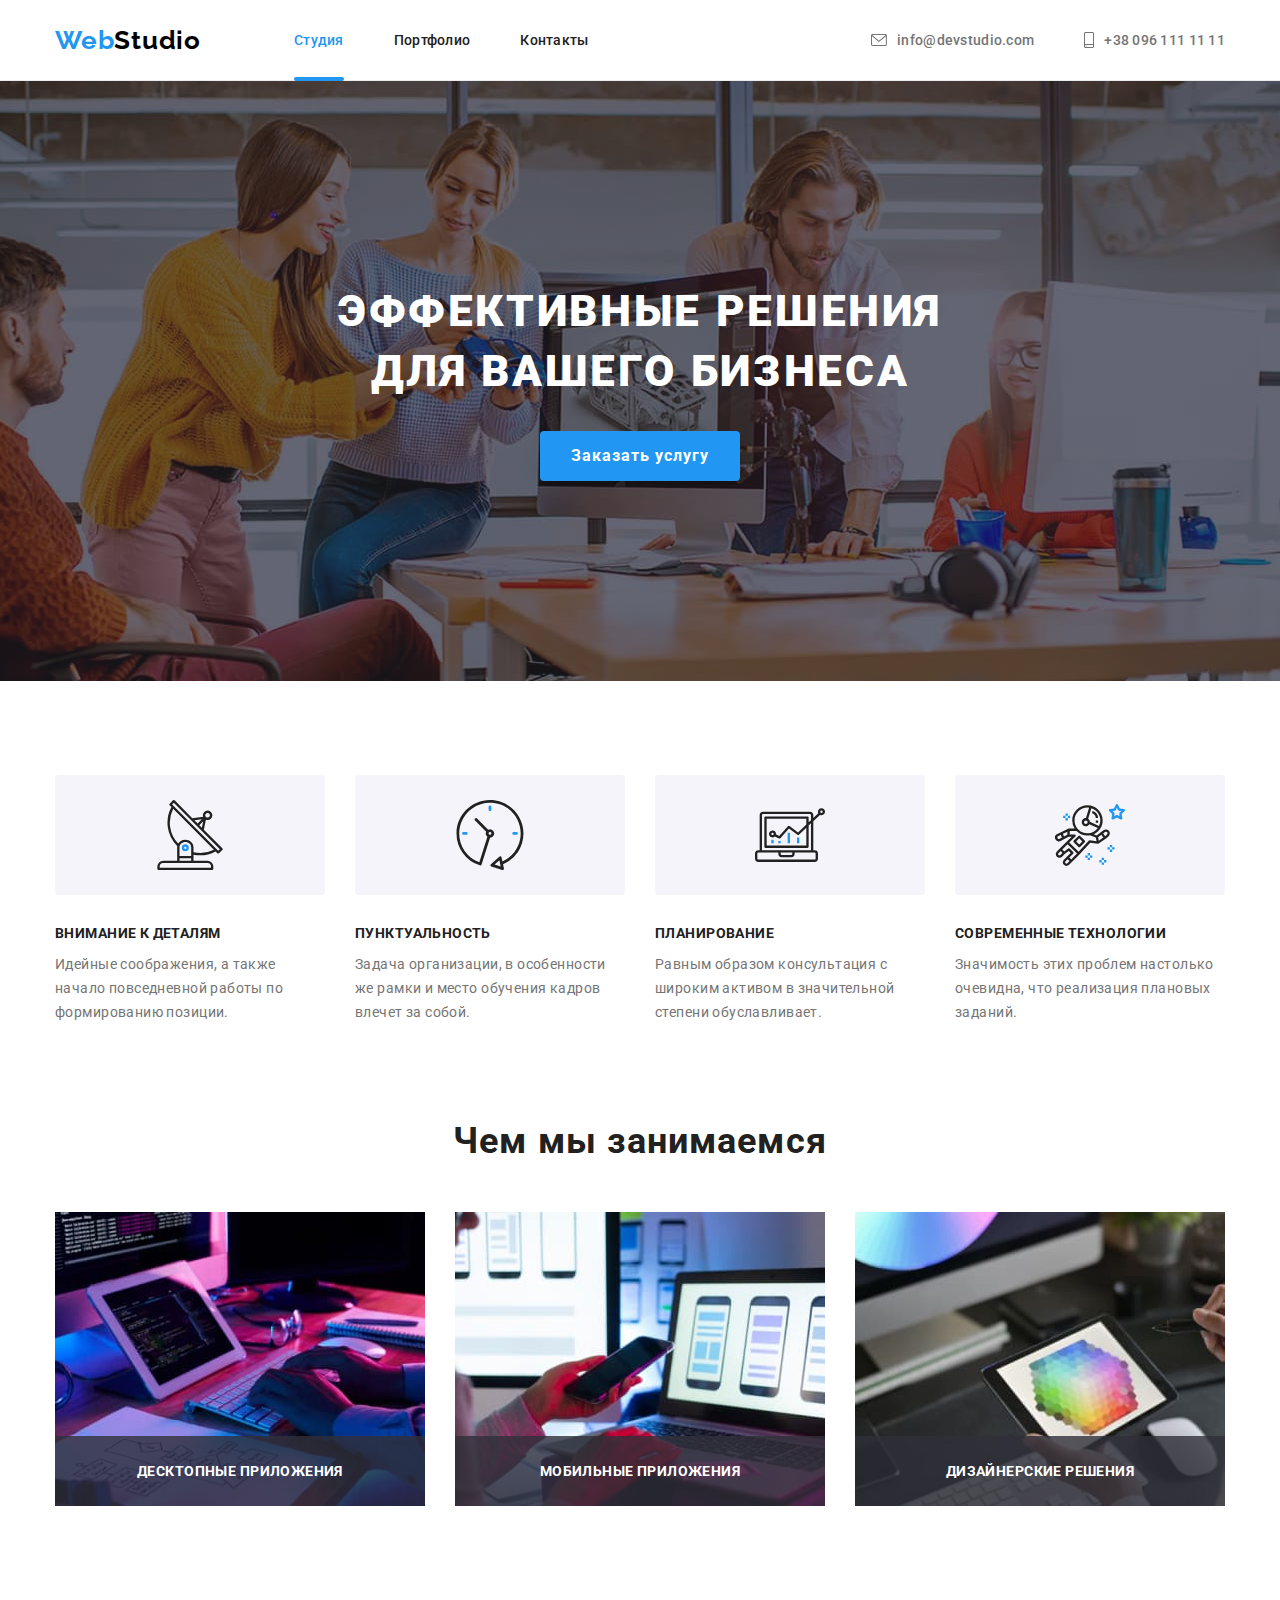
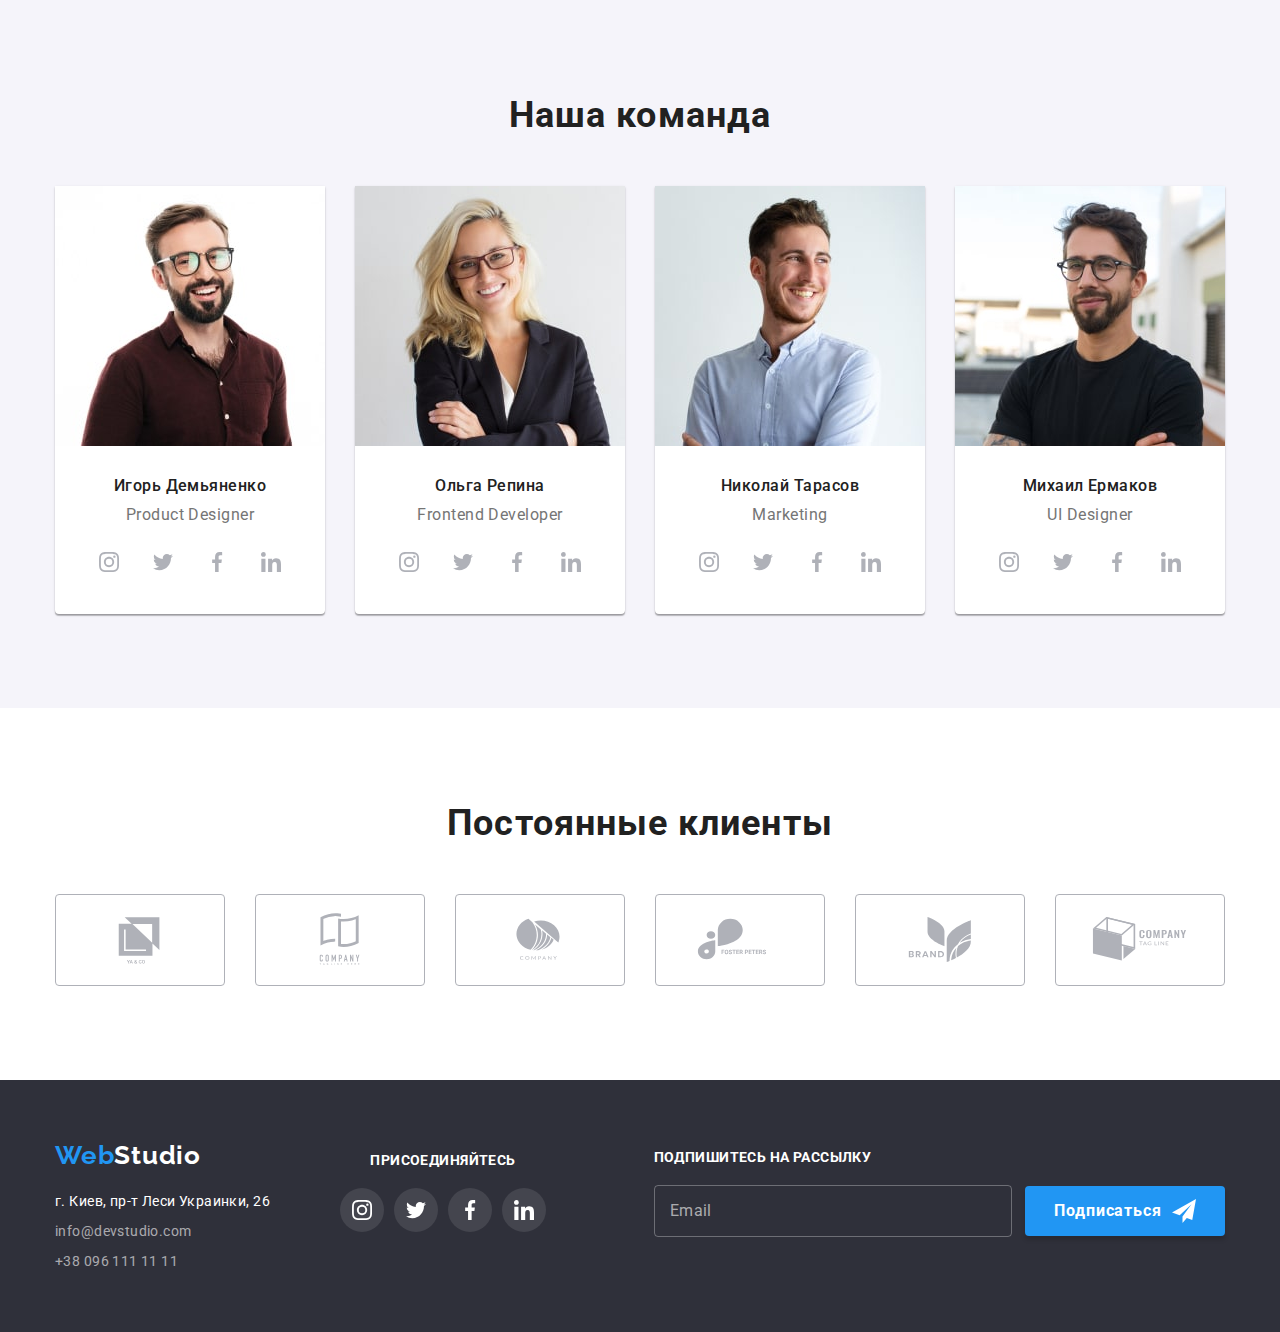
<file: index.html>
<!DOCTYPE html>
<html lang="ru">
  <head>
    <meta charset="UTF-8" />
    <meta http-equiv="X-UA-Compatible" content="IE=edge" />
    <meta name="viewport" content="width=device-width, initial-scale=1.0" />
    <title>Студия</title>
    <link rel="preconnect" href="https://fonts.googleapis.com" />
     
    <link
    rel="stylesheet"
    href="https://cdnjs.cloudflare.com/ajax/libs/modern-normalize/1.1.0/modern-normalize.min.css"
    />
    <link
      href="https://fonts.googleapis.com/css2?family=Raleway:wght@700&family=Roboto:wght@400;500;700;900&display=swap"
      rel="stylesheet"
    />
    <link rel="stylesheet" href="./css/main.min.css" />
  </head>
  <body>

    <!-- Шапка сайта навигация -->
    <header class="page-header">
      <div class="container">
        <a href="#" class="logo"><span class="acent">Web</span>Studio</a>
        <button 
          type="button"
          class="menu-btn"
          aria-expanded="false"
          data-menu-button>
          <svg width="40" height="40" aria-label="Переключатель мобильного меню">
              <use class="icon-cross" href="./images/icons.svg#cross"></use>
              <use class="icon-menu" href="./images/icons.svg#menu"></use>
          </svg>
        </button>
        <div class="menu-container"  data-menu>
          <nav class="page-header__nav">
            <ul class="site-nav list">
              <li class="site-nav__item"><a href="./index.html" class="site-nav__link site-nav__link--current">Студия</a></li>
              <li class="site-nav__item"><a href="./portfolio.html" class="site-nav__link">Портфолио</a></li>
              <li class="site-nav__item"><a href="#" class="site-nav__link">Контакты</a></li>
            </ul>
          </nav>
          <ul class="site-contact list">
            <li class="site-contact__item">
              <a href="mailto:info@devstudio.com" class="site-contact__link">
                <svg class="site-contact__icon" width="16" height="12">
                  <use href="./images/icons.svg#envelope"></use>
                </svg>
                info@devstudio.com
              </a>
            </li>
            <li class="site-contact__item">
              <a href="tel:+380961111111" class="site-contact__link">
                <svg class="site-contact__icon" width="10" height="16">
                  <use href="./images/icons.svg#phone"></use>
                </svg>
                +38 096 111 11 11
              </a>
            </li>
          </ul>
          <ul class="socials-set list">
            <li class="socials-set__item">
              <a href="" class="socials-set__link">Instagram</a>
            </li>
            <li class="socials-set__item">
              <a href="" class="socials-set__link">Twitter</a>
            </li>
            <li class="socials-set__item">
              <a href="" class="socials-set__link">Facebook</a>
            </li>
            <li class="socials-set__item">
              <a href="" class="socials-set__link">LinkedIn</a>
            </li>
          </ul>
        </div>

      </div>
    </header>

    <!-- основная информация -->

    <main>
      <!-- Главный экран -->
      <section class="hero">
        <div class="hero__background">
          <div class="container">
            <h1 class="hero__slogan">Эффективные решения для вашего бизнеса</h1>
            <button type="button" data-modal-open class="btn">Заказать услугу</button>
          </div>
        </div>
      </section>

      <!-- Преимущества -->
      <section class="benefits section">
        <div class="container">  
        <h2 class="section__title hide">Сильные стороны</h2>
        <ul class="benefits__list list">
          <li class="benefits__item">
            <div class="benefits__thumb">
              <svg class="benefits__icon" width="70" height="70">
                <use href="./images/icons.svg#antena"></use>
              </svg>
            </div>
            <h3 class="benefits__title">Внимание к деталям</h3>
            <p class="benefits__descr">
              Идейные соображения, а также начало повседневной работы по формированию позиции.
            </p>
          </li>
          <li class="benefits__item">
            <div class="benefits__thumb">
              <svg class="benefits__icon" width="70" height="70">
                <use href="./images/icons.svg#clock"></use>
              </svg>
            </div>
            <h3 class="benefits__title">Пунктуальность</h3>
            <p class="benefits__descr">
              Задача организации, в особенности же рамки и место обучения кадров влечет за собой.
            </p>
          </li>
          <li class="benefits__item">
            <div class="benefits__thumb">
              <svg class="benefits__icon" width="70" height="70">
                <use href="./images/icons.svg#diagram"></use>
              </svg>
            </div>
            <h3 class="benefits__title">Планирование</h3>
            <p class="benefits__descr">
              Равным образом консультация с широким активом в значительной степени обуславливает.
            </p>
          </li>
          <li class="benefits__item">
            <div class="benefits__thumb">
              <svg class="benefits__icon" width="70" height="70">
                <use href="./images/icons.svg#astronaut"></use>
              </svg>
            </div>
            <h3 class="benefits__title">Современные технологии</h3>
            <p class="benefits__descr">
              Значимость этих проблем настолько очевидна, что реализация плановых заданий.
            </p>
          </li>
        </ul>
        </div>
      </section>

      <!-- Информация о студии -->
      <section class="occupation section">
        <div class="container">
          <h2 class="section__title">Чем мы занимаемся</h2>
        <ul class="occupation__list list">
          <li class="occupation__item">
            <img 
              class="occupation__img" 
              srcset="./images/occupation/img-1.jpg 1x, ./images/occupation/img-1@2x.jpg 2x" 
              src="./images/occupation/img-1.jpg" 
              alt="пишет код" 
              width="370" />
            <h3 class="section__subtitle occupation__title">Десктопные приложения</h3>
          </li>
          <li class="occupation__item">
            <img 
              class="occupation__img" 
              srcset="./images/occupation/img-2.jpg 1x, ./images/occupation/img-2@2x.jpg 2x" 
              src="./images/occupation/img-2.jpg" 
              alt="выбирает ра
              зметку" width="370" />
            <h3 class="section__subtitle occupation__title">Мобильные приложения</h3>
          </li>
          <li class="occupation__item">
            <img 
              class="occupation__img" 
              srcset="./images/occupation/img-3.jpg 1x, ./images/occupation/img-3@2x.jpg 2x" 
              src="./images/occupation/img-3.jpg" 
              alt="выбирает цв
              ет" width="370" />
            <h3 class="section__subtitle occupation__title">Дизайнерские решения</h3>
          </li>
        </ul>
        </div>
      </section>

      <!-- Команда -->
      <section class="team section">
        <div class="container">
          <h2 class="section__title">Наша команда</h2>
          <ul class="team__list list">
            <li class="member-card">
              <picture>
                <source media="(min-width: 1200px)" srcset="./images/team/team_1-desktop.jpg 1x, ./images/team/team_1-desktop@2x.jpg 2x">
                <source media="(min-width: 768px)" srcset="./images/team/team_1-tablet.jpg 1x, ./images/team/team_1-tablet@2x.jpg 2x">
                <source media="(min-width: 320px)" srcset="./images/team/team_1.jpg 1x, ./images/team/team_1@2x.jpg 2x">
                <img
                  class="member-card__photo"
                  src="./images/team/team_1.jpg"
                  alt="Игорь Демьяненко"
                  width="450"
                />
              </picture>
              <div class="member-card__text">
                <h3 class="member-card__name">Игорь Демьяненко</h3>
                <p class="member-card__position" lang="en">Product Designer</p>
                <ul class="socials list">
                  <li class="socials__item">
                    <a href="" class="socials__link">
                      <svg class="socials__icon" width="20" height="20">
                        <use href="./images/icons.svg#instagram"></use>
                      </svg>
                    </a>
                  </li>
                  <li class="socials__item">
                    <a href="" class="socials__link">
                      <svg class="socials__icon" width="20" height="20">
                        <use href="./images/icons.svg#twitter"></use>
                      </svg>
                    </a>
                  </li>
                  <li class="socials__item">
                    <a href="" class="socials__link">
                      <svg class="socials__icon" width="20" height="20">
                        <use href="./images/icons.svg#facebook"></use>
                      </svg>
                    </a>
                  </li>
                  <li class="socials__item">
                    <a href="" class="socials__link">
                      <svg class="socials__icon" width="20" height="20">
                        <use href="./images/icons.svg#linkedin"></use>
                      </svg>
                    </a>
                  </li>
                </ul>
              </div>
            </li>
            <li class="member-card">
              <picture>
                <source media="(min-width: 1200px)" srcset="./images/team/team_2-desktop.jpg 1x, ./images/team/team_2-desktop@2x.jpg 2x">
                <source media="(min-width: 768px)" srcset="./images/team/team_2-tablet.jpg 1x, ./images/team/team_2-tablet@2x.jpg 2x">
                <source media="(min-width: 320px)" srcset="./images/team/team_2.jpg 1x, ./images/team/team_2@2x.jpg 2x">
                <img
                  class="member-card__photo"
                  src="./images/team/team_2.jpg"
                  alt="Ольга Репина"
                  width="450"
                />
              </picture>
              <div class="member-card__text">
                <h3 class="member-card__name">Ольга Репина</h3>
                <p class="member-card__position" lang="en">Frontend Developer</p>
                <ul class="socials list">
                  <li class="socials__item">
                    <a href="" class="socials__link">
                      <svg class="socials__icon" width="20" height="20">
                        <use href="./images/icons.svg#instagram"></use>
                      </svg>
                    </a>
                  </li>
                  <li class="socials__item">
                    <a href="" class="socials__link">
                      <svg class="socials__icon" width="20" height="20">
                        <use href="./images/icons.svg#twitter"></use>
                      </svg>
                    </a>
                  </li>
                  <li class="socials__item">
                    <a href="" class="socials__link">
                      <svg class="socials__icon" width="20" height="20">
                        <use href="./images/icons.svg#facebook"></use>
                      </svg>
                    </a>
                  </li>
                  <li class="socials__item">
                    <a href="" class="socials__link">
                      <svg class="socials__icon" width="20" height="20">
                        <use href="./images/icons.svg#linkedin"></use>
                      </svg>
                    </a>
                  </li>
                </ul>
              </div>
            </li>
            <li class="member-card">
              <picture>
                <source media="(min-width: 1200px)" srcset="./images/team/team_3-desktop.jpg 1x, ./images/team/team_3-desktop@2x.jpg 2x">
                <source media="(min-width: 768px)" srcset="./images/team/team_3-tablet.jpg 1x, ./images/team/team_3-tablet@2x.jpg 2x">
                <source media="(min-width: 320px)" srcset="./images/team/team_3.jpg 1x, ./images/team/team_3@2x.jpg 2x">
                <img
                  class="member-card__photo"
                  src="./images/team/team_3.jpg"
                  alt="Николай Тарасов"
                  width="450"
                />
              </picture>
              <div class="member-card__text">
                <h3 class="member-card__name">Николай Тарасов</h3>
                <p class="member-card__position" lang="en">Marketing</p>
                <ul class="socials list">
                  <li class="socials__item">
                    <a href="" class="socials__link">
                      <svg class="socials__icon" width="20" height="20">
                        <use href="./images/icons.svg#instagram"></use>
                      </svg>
                    </a>
                  </li>
                  <li class="socials__item">
                    <a href="" class="socials__link">
                      <svg class="socials__icon" width="20" height="20">
                        <use href="./images/icons.svg#twitter"></use>
                      </svg>
                    </a>
                  </li>
                  <li class="socials__item">
                    <a href="" class="socials__link">
                      <svg class="socials__icon" width="20" height="20">
                        <use href="./images/icons.svg#facebook"></use>
                      </svg>
                    </a>
                  </li>
                  <li class="socials__item">
                    <a href="" class="socials__link">
                      <svg class="socials__icon" width="20" height="20">
                        <use href="./images/icons.svg#linkedin"></use>
                      </svg>
                    </a>
                  </li>
                </ul>
              </div>
            </li>
            <li class="member-card">
              <picture>
                <source media="(min-width: 1200px)" srcset="./images/team/team_4-desktop.jpg 1x, ./images/team/team_4-desktop@2x.jpg 2x">
                <source media="(min-width: 768px)" srcset="./images/team/team_4-tablet.jpg 1x, ./images/team/team_4-tablet@2x.jpg 2x">
                <source media="(min-width: 320px)" srcset="./images/team/team_4.jpg 1x, ./images/team/team_4@2x.jpg 2x">
                <img
                  class="member-card__photo"
                  src="./images/team/team_4.jpg"
                  alt="Михаил Ермаков"
                  width="450"
                />
              </picture>
              <div class="member-card__text">
                <h3 class="member-card__name">Михаил Ермаков</h3>
                <p class="member-card__position" lang="en">UI Designer</p>
                <ul class="socials list">
                  <li class="socials__item">
                    <a href="" class="socials__link">
                      <svg class="socials__icon" width="20" height="20">
                        <use href="./images/icons.svg#instagram"></use>
                      </svg>
                    </a>
                  </li>
                  <li class="socials__item">
                    <a href="" class="socials__link">
                      <svg class="socials__icon" width="20" height="20">
                        <use href="./images/icons.svg#twitter"></use>
                      </svg>
                    </a>
                  </li>
                  <li class="socials__item">
                    <a href="" class="socials__link">
                      <svg class="socials__icon" width="20" height="20">
                        <use href="./images/icons.svg#facebook"></use>
                      </svg>
                    </a>
                  </li>
                  <li class="socials__item">
                    <a href="" class="socials__link">
                      <svg class="socials__icon" width="20" height="20">
                        <use href="./images/icons.svg#linkedin"></use>
                      </svg>
                    </a>
                  </li>
                </ul>
              </div>
            </li>
          </ul>
        </div>
      </section>

      <!-- Клиенты -->
      <section class="clients section">
        <div class="container">
          <h2 class="section__title">Постоянные клиенты</h2>
          <ul class="clients__list list">
            <li class="clients__item">
              <a href="" class="clients__link">
                <svg class="clients__icon" width="106" height="60">
                  <use href="./images/icons.svg#logo"></use>
                </svg>
              </a>
            </li>
            <li class="clients__item">
              <a href="" class="clients__link">
                <svg class="clients__icon" width="106" height="60">
                  <use href="./images/icons.svg#logo-1"></use>
                </svg>
              </a>
            </li>
            <li class="clients__item">
              <a href="" class="clients__link">
                <svg class="clients__icon" width="106" height="60">
                  <use href="./images/icons.svg#logo-2"></use>
                </svg>
              </a>
            </li>
            <li class="clients__item">
              <a href="" class="clients__link">
                <svg class="clients__icon" width="106" height="60">
                  <use href="./images/icons.svg#logo-3"></use>
                </svg>
              </a>
            </li>
            <li class="clients__item">
              <a href="" class="clients__link">
                <svg class="clients__icon" width="106" height="60">
                  <use href="./images/icons.svg#logo-4"></use>
                </svg>
              </a>
            </li>
            <li class="clients__item">
              <a href="" class="clients__link">
                <svg class="clients__icon" width="106" height="60">
                  <use href="./images/icons.svg#logo-5"></use>
                </svg>
              </a>
            </li>
          </ul>
        </div>
      </section>
    </main>

    <!-- подвал -->

    <footer class="page-footer">
      <div class="container">
        <div class="page-footer__contacts">
          <a href="#" class="logo logo--dark"><span class="acent">Web</span>Studio</a>
          <address class="page-footer__address">
            <ul class="site-contact page-footer__list list">
              <li class="site-contact__item page-footer__item">
                <p class="site-contact__address">г. Киев, пр-т Леси Украинки, 26</p>
              </li>
              <li class="site-contact__item  page-footer__item">
                <a href="mailto:info@devstudio.com" class="site-contact__link page-footer__link">info@devstudio.com</a>
              </li>
              <li class="site-contact__item  page-footer__item">
                <a href="tel:+380961111111" class="site-contact__link  page-footer__link">+38 096 111 11 11</a>
              </li>
            </ul>
          </address>
        </div>
        <div class="follow">
          <h3 class="follow__title section__subtitle">присоединяйтесь</h3>
          <ul class="socials socials--dark list">
            <li class="socials__item">
              <a href="" class="socials__link">
                <svg class="socials__icon" width="20" height="20">
                  <use href="./images/icons.svg#instagram"></use>
                </svg>
              </a>
            </li>
            <li class="socials__item">
              <a href="" class="socials__link">
                <svg class="socials__icon" width="20" height="20">
                  <use href="./images/icons.svg#twitter"></use>
                </svg>
              </a>
            </li>
            <li class="socials__item">
              <a href="" class="socials__link">
                <svg class="socials__icon" width="20" height="20">
                  <use href="./images/icons.svg#facebook"></use>
                </svg>
              </a>
            </li>
            <li class="socials__item">
              <a href="" class="socials__link">
                <svg class="socials__icon" width="20" height="20">
                  <use href="./images/icons.svg#linkedin"></use>
                </svg>
              </a>
            </li>
          </ul>
        </div>
        <div class="subscribe">
          <h3 class="subscribe__title section__subtitle">Подпишитесь на рассылку</h3>
          <form class="subscribe__form">
            <input type="email" name="mail" class="subscribe__input" placeholder="Email">
            <button type="submit" class="subscribe__btn btn">
            Подписаться
              <svg class="btn__icon" width="24" height="24">
                <use href="./images/icons.svg#send"></use>
              </svg>
            </button>
          </form>
        </div>
      </div>
    </footer>
    
  <!-- модалка -->
    
    <div data-modal class="backdrop backdrop--is-hidden">
      <div class="modal">
        <button type="button" data-modal-close class="modal__closebtn hand">
          <svg class="modal__closeicn" width="18" height="18">
            <use href="./images/icons.svg#close"></use>
          </svg>
        </button>
        <p class="modal__title">Оставьте свои данные, мы вам перезвоним</p>
        <form class="modal__form">
          <div class="modal__field">
            <label for="username" class="modal__label">Имя</label>
            <div class="modal__input-wrap">
              <input type="text" name="user-name" id="username" class="modal__input">
              <svg class="modal__icon" width="18" height="18">
                <use href="./images/icons.svg#person-modal"></use>
              </svg>
            </div>
          </div>
          <div class="modal__field">
            <label for="usertel" class="modal__label">Телефон</label>
            <div class="modal__input-wrap">
              <input type="tel" name="user-tel" id="usertel" class="modal__input">
              <svg class="modal__icon" width="18" height="18">
                <use href="./images/icons.svg#tel-modal"></use>
              </svg>
            </div>  
          </div>
          <div class="modal__field">
            <label for="usermail" class="modal__label">Почта</label>
            <div class="modal__input-wrap">
              <input type="email" name="user-email" id="usermail" class="modal__input">
              <svg class="modal__icon" width="18" height="18">
                <use href="./images/icons.svg#email-modal"></use>
              </svg>
            </div>  
          </div>
          <div class="modal__field">
            <label for="usercomment" class="modal__label">Комментарий</label>
            <textarea class="modal__comment" name="user-comment" id="usercomment" rows="6" placeholder="Введите текст"></textarea>
          </div>
          <div class="license">
            <input type="checkbox" name="userlicense-agree" id="privacy" class="license__input hide">
            <label for="privacy" class="license__label">
              <span class="license__wrap">
                <svg class="license__icon" width="16" height="15">
                  <use href="./images/icons.svg#check"></use>
                </svg>
              </span>
              Соглашаюсь с рассылкой и принимаю
              <a href="" class="license__link acent">Условия договора</a>
            </label>
            
          </div>
          <button type="submit" class="modal__submitbtn btn">Отправить</button>
        </form>
      </div>
    </div>
    
    <!-- скрипты -->

    <script src="./js/modal.js"></script>
    <script src="./js/menu.js"></script>
  
  </body>
</html>
</file>
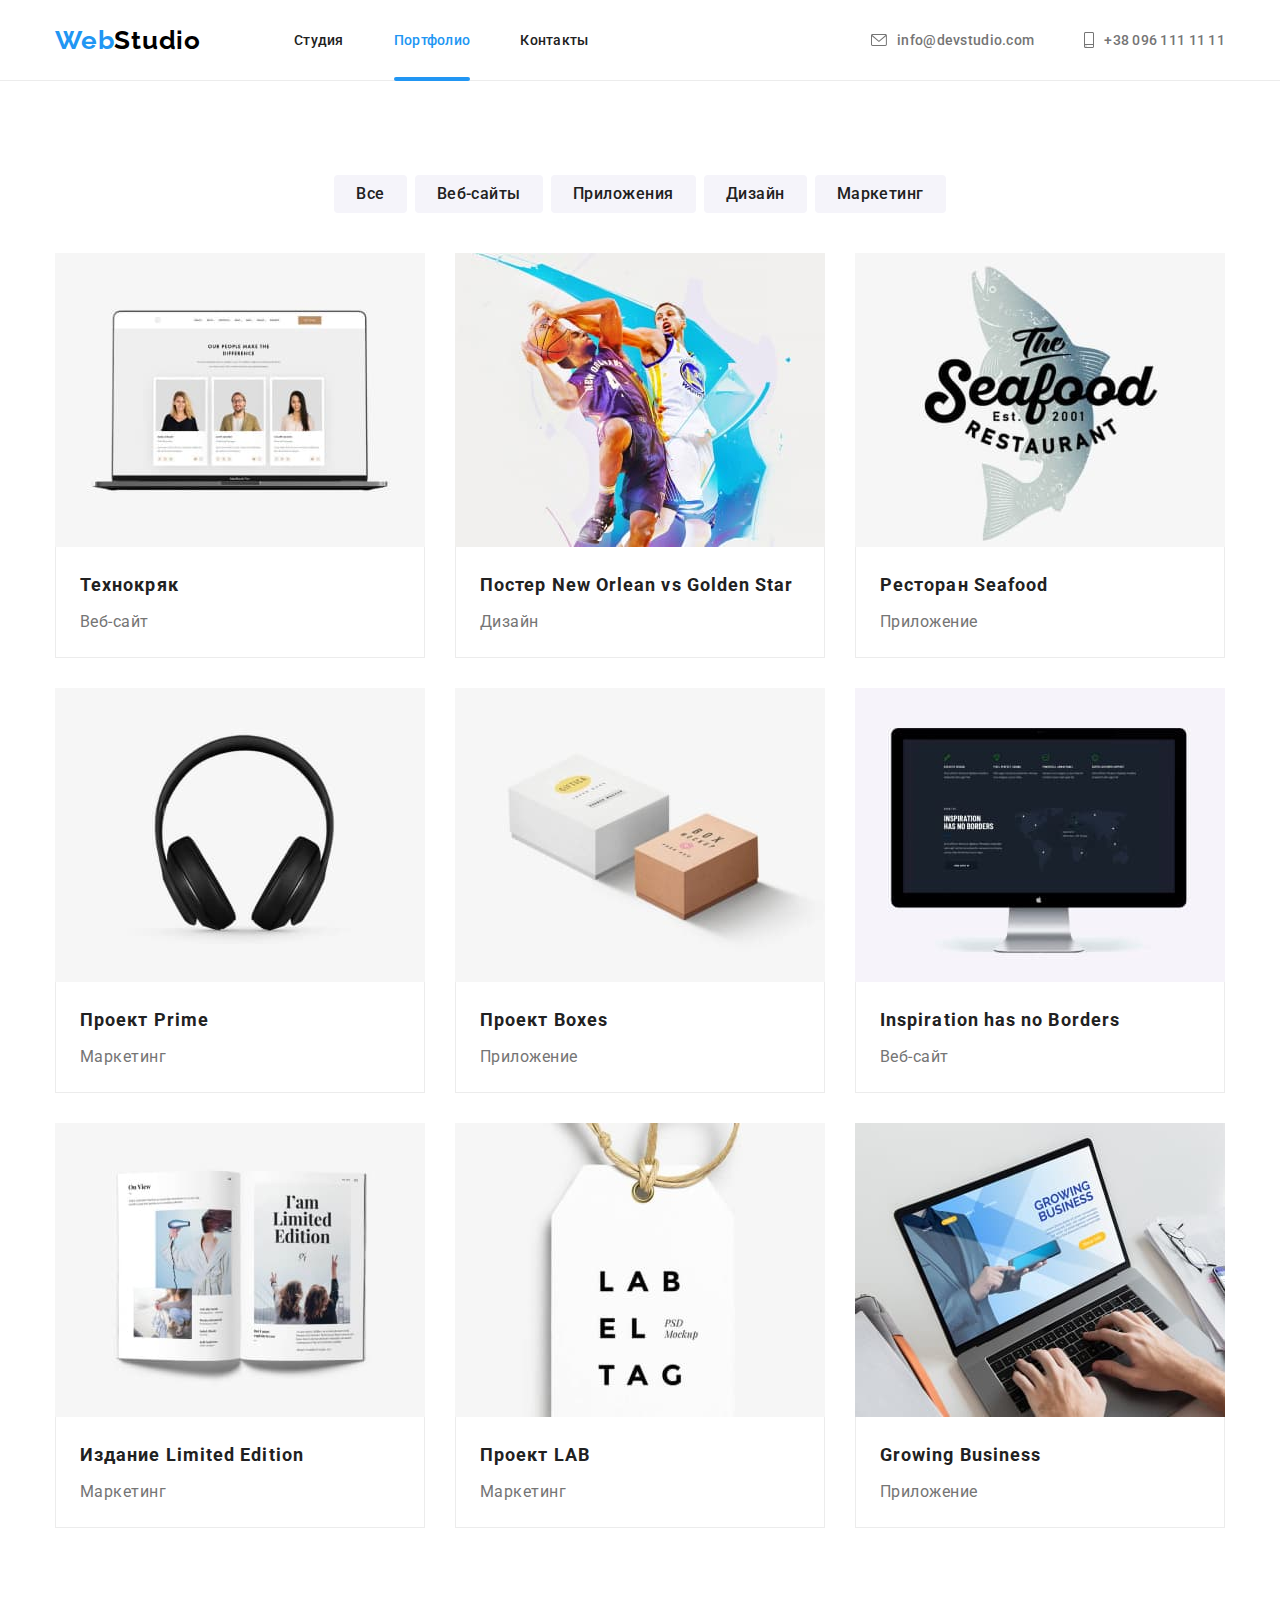
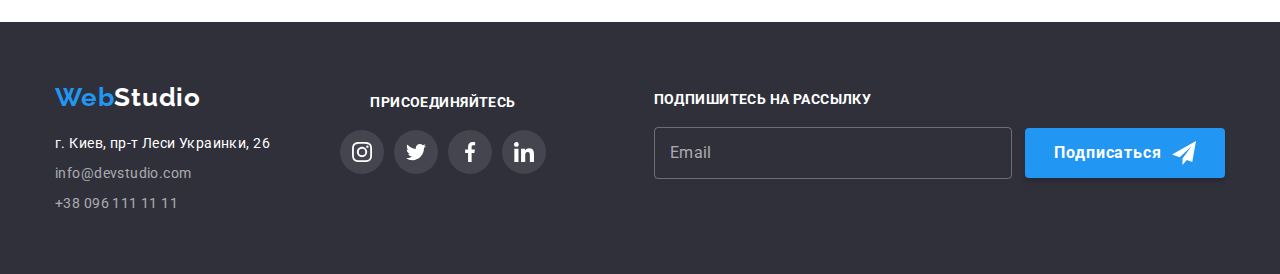
<file: portfolio.html>
<!DOCTYPE html>
<html lang="ru">
  <head>
    <meta charset="UTF-8" />
    <meta http-equiv="X-UA-Compatible" content="IE=edge" />
    <meta name="viewport" content="width=device-width, initial-scale=1.0" />
    <title>Портфолио</title>
    <link rel="preconnect" href="https://fonts.googleapis.com" />
    <link rel="preconnect" href="https://fonts.gstatic.com" crossorigin />
    <link
    rel="stylesheet"
    href="https://cdnjs.cloudflare.com/ajax/libs/modern-normalize/1.1.0/modern-normalize.min.css"
    />
    <link
      href="https://fonts.googleapis.com/css2?family=Raleway:wght@700&family=Roboto:wght@400;500;700;900&display=swap"
      rel="stylesheet"
    />
    <link rel="stylesheet" href="./css/main.min.css" />
  </head>
  <body>
    
    <!-- Шапка сайта навигация -->
    
    <header class="page-header">
      <div class="container">
        <a href="#" class="logo"><span class="acent">Web</span>Studio</a>
        <button 
          type="button"
          class="menu-btn"
          aria-expanded="false"
          
          data-menu-button>
          <svg width="40" height="40" aria-label="Переключатель мобильного меню">
              <use class="icon-cross" href="./images/icons.svg#cross"></use>
              <use class="icon-menu" href="./images/icons.svg#menu"></use>
          </svg>
        </button>
        <div class="menu-container"  data-menu>
          <nav class="page-header__nav">
            <ul class="site-nav list">
              <li class="site-nav__item"><a href="./index.html" class="site-nav__link ">Студия</a></li>
              <li class="site-nav__item"><a href="./portfolio.html" class="site-nav__link site-nav__link--current">Портфолио</a></li>
              <li class="site-nav__item"><a href="#" class="site-nav__link">Контакты</a></li>
            </ul>
          </nav>
          <ul class="site-contact list">
            <li class="site-contact__item">
              <a href="mailto:info@devstudio.com" class="site-contact__link">
                <svg class="site-contact__icon" width="16" height="12">
                  <use href="./images/icons.svg#envelope"></use>
                </svg>
                info@devstudio.com
              </a>
            </li>
            <li class="site-contact__item">
              <a href="tel:+380961111111" class="site-contact__link">
                <svg class="site-contact__icon" width="10" height="16">
                  <use href="./images/icons.svg#phone"></use>
                </svg>
                +38 096 111 11 11
              </a>
            </li>
          </ul>
          <ul class="socials-set list">
            <li class="socials-set__item">
              <a href="" class="socials-set__link">Instagram</a>
            </li>
            <li class="socials-set__item">
              <a href="" class="socials-set__link">Twitter</a>
            </li>
            <li class="socials-set__item">
              <a href="" class="socials-set__link">Facebook</a>
            </li>
            <li class="socials-set__item">
              <a href="" class="socials-set__link">LinkedIn</a>
            </li>
          </ul>
        </div>

      </div>
    </header>

    
    <!-- основная информация -->
    
    <main>
      
      <!-- Галерея -->
      <section class="portfolio section">
        <div class="container">
          <h1 class="portfolio__title hide">Галерея наших работ</h1>
          <ul class="project-filter list">
            <li class="project-filter__item"><button class="project-filter__btn hand" type="button">Все</button></li>
            <li class="project-filter__item"><button class="project-filter__btn hand" type="button">Веб-сайты</button></li>
            <li class="project-filter__item"><button class="project-filter__btn hand" type="button">Приложения</button></li>
            <li class="project-filter__item"><button class="project-filter__btn hand" type="button">Дизайн</button></li>
            <li class="project-filter__item"><button class="project-filter__btn hand" type="button">Маркетинг</button></li>
          </ul>
        <ul class="portfolio__projects list">
            <li class="project">
              <a href="" class="project__link">
                <div class="project__thumb">
                  <picture>
                    <source media="(min-width: 1200px)" srcset="./images/project/project_1-desktop.jpg 1x, ./images/project/project_1-desktop@2x.jpg 2x">
                    <source media="(min-width: 768px)" srcset="./images/project/project_1-tablet.jpg 1x, ./images/project/project_1-tablet@2x.jpg 2x">
                    <source media="(min-width: 320px)" srcset="./images/project/project_1.jpg 1x, ./images/project/project_1@2x.jpg 2x">
                    <img
                      class="project__img"
                      src="./images/project/project_1.jpg"
                      alt="страничка открыта на экране ноутбука"
                      width="450"
                    />
                  </picture>
                  <p class="project__dscr">
                    Ресурс предлагает комплексные предложения с разным уровнем функционала и сервисов. Все это позволит посетителю получить исчерпывающие сведения о компании или частном лице.
                  </p>
                </div>
                <div class="project__text">
                  <h2 class="project__name">Технокряк</h2>
                  <p class="project__type">Веб-сайт</p>
                </div>
              </a>  
            </li>
            <li class="project">
              <a href="" class="project__link">
                <div class="project__thumb">
                  <picture>
                    <source media="(min-width: 1200px)" srcset="./images/project/project_2-desktop.jpg 1x, ./images/project/project_2-desktop@2x.jpg 2x">
                    <source media="(min-width: 768px)" srcset="./images/project/project_2-tablet.jpg 1x, ./images/project/project_2-tablet@2x.jpg 2x">
                    <source media="(min-width: 320px)" srcset="./images/project/project_2.jpg 1x, ./images/project/project_2@2x.jpg 2x">
                    <img
                      class="project__img"
                      src="./images/project/project_2.jpg"
                      alt="баскетбол, борьба за мяч"
                      width="450"
                    />
                  </picture>
                  <p class="project__dscr">
                    Ресурс предлагает комплексные предложения с разным уровнем функционала и сервисов. Все это позволит посетителю получить исчерпывающие сведения о компании или частном лице.
                  </p>
                </div>
                <div class="project__text">
                  <h2 class="project__name">Постер <span lang="en">New Orlean vs Golden Star</span></h2>
                  <p class="project__type">Дизайн</p>
                </div>
              </a>  
            </li>
            <li class="project">
              <a href="" class="project__link">
                <div class="project__thumb">
                  <picture>
                    <source media="(min-width: 1200px)" srcset="./images/project/project_3-desktop.jpg 1x, ./images/project/project_3-desktop@2x.jpg 2x">
                    <source media="(min-width: 768px)" srcset="./images/project/project_3-tablet.jpg 1x, ./images/project/project_3-tablet@2x.jpg 2x">
                    <source media="(min-width: 320px)" srcset="./images/project/project_3.jpg 1x, ./images/project/project_3@2x.jpg 2x">
                    <img
                      class="project__img"
                      src="./images/project/project_3.jpg"
                      alt="лого ресторана"
                      width="450"
                    />
                  </picture>
                  <p class="project__dscr">
                    Ресурс предлагает комплексные предложения с разным уровнем функционала и сервисов. Все это позволит посетителю получить исчерпывающие сведения о компании или частном лице.
                  </p>
                </div>
                <div class="project__text">
                  <h2 class="project__name">Ресторан <span lang="en">Seafood</span></h2>
                  <p class="project__type">Приложение</p>
                </div>
              </a>  
            </li>
            <li class="project">
              <a href="" class="project__link">
                <div class="project__thumb">
                  <picture>
                    <source media="(min-width: 1200px)" srcset="./images/project/project_4-desktop.jpg 1x, ./images/project/project_4-desktop@2x.jpg 2x">
                    <source media="(min-width: 768px)" srcset="./images/project/project_4-tablet.jpg 1x, ./images/project/project_4-tablet@2x.jpg 2x">
                    <source media="(min-width: 320px)" srcset="./images/project/project_4.jpg 1x, ./images/project/project_4@2x.jpg 2x">
                    <img
                      class="project__img"
                      src="./images/project/project_4.jpg"
                      alt="полноразмерные наушники"
                      width="450"
                    />
                  </picture>
                  <p class="project__dscr">
                    Ресурс предлагает комплексные предложения с разным уровнем функционала и сервисов. Все это позволит посетителю получить исчерпывающие сведения о компании или частном лице.
                  </p>
                </div>
                <div class="project__text">
                  <h2 class="project__name">Проект <span lang="en">Prime</span></h2>
                  <p class="project__type">Маркетинг</p>
                </div>
              </a>  
            </li>
            <li class="project">
              <a href="" class="project__link">
                <div class="project__thumb">
                  <picture>
                    <source media="(min-width: 1200px)" srcset="./images/project/project_5-desktop.jpg 1x, ./images/project/project_5-desktop@2x.jpg 2x">
                    <source media="(min-width: 768px)" srcset="./images/project/project_5-tablet.jpg 1x, ./images/project/project_5-tablet@2x.jpg 2x">
                    <source media="(min-width: 320px)" srcset="./images/project/project_5.jpg 1x, ./images/project/project_5@2x.jpg 2x">
                    <img
                      class="project__img"
                      src="./images/project/project_5.jpg"
                      alt="белая и крафтовая коробки"
                      width="450"
                    />
                  </picture>
                  <p class="project__dscr">
                    Ресурс предлагает комплексные предложения с разным уровнем функционала и сервисов. Все это позволит посетителю получить исчерпывающие сведения о компании или частном лице.
                  </p>
                </div>
                <div class="project__text">
                  <h2 class="project__name">Проект <span lang="en">Boxes</span></h2>
                  <p class="project__type">Приложение</p>
                </div>
              </a>  
            </li>
            <li class="project">
              <a href="" class="project__link">
                <div class="project__thumb">
                  <picture>
                    <source media="(min-width: 1200px)" srcset="./images/project/project_6-desktop.jpg 1x, ./images/project/project_6-desktop@2x.jpg 2x">
                    <source media="(min-width: 768px)" srcset="./images/project/project_6-tablet.jpg 1x, ./images/project/project_6-tablet@2x.jpg 2x">
                    <source media="(min-width: 320px)" srcset="./images/project/project_6.jpg 1x, ./images/project/project_6@2x.jpg 2x">
                    <img
                      class="project__img"
                      src="./images/project/project_6.jpg"
                      alt="страница открыта на дисплее аймак"
                      width="450"
                    />
                  </picture>
                  <p class="project__dscr">
                    Ресурс предлагает комплексные предложения с разным уровнем функционала и сервисов. Все это позволит посетителю получить исчерпывающие сведения о компании или частном лице.
                  </p>
                </div>
                <div class="project__text">
                  <h2 class="project__name" lang="en">Inspiration has no Borders</span></h2>
                  <p class="project__type">Веб-сайт</p>
                </div>
              </a>  
            </li>
            <li class="project">
              <a href="" class="project__link">
                <div class="project__thumb">
                  <picture>
                    <source media="(min-width: 1200px)" srcset="./images/project/project_7-desktop.jpg 1x, ./images/project/project_7-desktop@2x.jpg 2x">
                    <source media="(min-width: 768px)" srcset="./images/project/project_7-tablet.jpg 1x, ./images/project/project_7-tablet@2x.jpg 2x">
                    <source media="(min-width: 320px)" srcset="./images/project/project_7.jpg 1x, ./images/project/project_7@2x.jpg 2x">
                    <img
                      class="project__img"
                      src="./images/project/project_7.jpg"
                      alt="книжный разворот"
                      width="450"
                    />
                  </picture>
                  <p class="project__dscr">
                    Ресурс предлагает комплексные предложения с разным уровнем функционала и сервисов. Все это позволит посетителю получить исчерпывающие сведения о компании или частном лице.
                  </p>
                </div>
                <div class="project__text">
                  <h2 class="project__name">Издание <span lang="en">Limited Edition</span></h2>
                  <p class="project__type">Маркетинг</p>
                </div>
              </a>  
            </li>
            <li class="project">
              <a href="" class="project__link">
                <div class="project__thumb">
                  <picture>
                    <source media="(min-width: 1200px)" srcset="./images/project/project_8-desktop.jpg 1x, ./images/project/project_8-desktop@2x.jpg 2x">
                    <source media="(min-width: 768px)" srcset="./images/project/project_8-tablet.jpg 1x, ./images/project/project_8-tablet@2x.jpg 2x">
                    <source media="(min-width: 320px)" srcset="./images/project/project_8.jpg 1x, ./images/project/project_8@2x.jpg 2x">
                    <img
                      class="project__img"
                      src="./images/project/project_8.jpg"
                      alt="бирка с логотипом"
                      width="450"
                    />
                  </picture>
                  <p class="project__dscr">
                    Ресурс предлагает комплексные предложения с разным уровнем функционала и сервисов. Все это позволит посетителю получить исчерпывающие сведения о компании или частном лице.
                  </p>
                </div>
                <div class="project__text">
                  <h2 class="project__name">Проект <span lang="en">LAB</span></h2>
                  <p class="project__type">Маркетинг</p>
                </div>
              </a>  
            </li>
            <li class="project">
              <a href="" class="project__link">
                <div class="project__thumb">
                  <picture>
                    <source media="(min-width: 1200px)" srcset="./images/project/project_9-desktop.jpg 1x, ./images/project/project_9-desktop@2x.jpg 2x">
                    <source media="(min-width: 768px)" srcset="./images/project/project_9-tablet.jpg 1x, ./images/project/project_9-tablet@2x.jpg 2x">
                    <source media="(min-width: 320px)" srcset="./images/project/project_9.jpg 1x, ./images/project/project_9@2x.jpg 2x">
                    <img
                      class="project__img"
                      src="./images/project/project_9.jpg"
                      alt="работа за ноутбуком"
                      width="450"
                    />
                  </picture>
                  <p class="project__dscr">
                    Ресурс предлагает комплексные предложения с разным уровнем функционала и сервисов. Все это позволит посетителю получить исчерпывающие сведения о компании или частном лице.
                  </p>
                </div>
                <div class="project__text">
                  <h2 class="project__name" lang="en">Growing Business</h2>
                  <p class="project__type">Приложение</p>
                </div>
              </a>  
            </li>
        </ul>
        </div>
      </section>
    </main>
    
    <!-- подвал -->
    
    <footer class="page-footer">
      <div class="container">
        <div class="page-footer__contacts">
          <a href="#" class="logo logo--dark"><span class="acent">Web</span>Studio</a>
          <!-- Контактная информация -->
          <address class="page-footer__address">
            <ul class="site-contact page-footer__list list">
              <li class="site-contact__item page-footer__item">
                <p class="site-contact__address">г. Киев, пр-т Леси Украинки, 26</p>
              </li>
              <li class="site-contact__item  page-footer__item">
                <a href="mailto:info@devstudio.com" class="site-contact__link page-footer__link">info@devstudio.com</a>
              </li>
              <li class="site-contact__item  page-footer__item">
                <a href="tel:+380961111111" class="site-contact__link  page-footer__link">+38 096 111 11 11</a>
              </li>
            </ul>
          </address>
        </div>
        <div class="follow">
          <h3 class="follow__title section__subtitle">присоединяйтесь</h3>
          <ul class="socials socials--dark list">
            <li class="socials__item">
              <a href="" class="socials__link">
                <svg class="socials__icon" width="20" height="20">
                  <use href="./images/icons.svg#instagram"></use>
                </svg>
              </a>
            </li>
            <li class="socials__item">
              <a href="" class="socials__link">
                <svg class="socials__icon" width="20" height="20">
                  <use href="./images/icons.svg#twitter"></use>
                </svg>
              </a>
            </li>
            <li class="socials__item">
              <a href="" class="socials__link">
                <svg class="socials__icon" width="20" height="20">
                  <use href="./images/icons.svg#facebook"></use>
                </svg>
              </a>
            </li>
            <li class="socials__item">
              <a href="" class="socials__link">
                <svg class="socials__icon" width="20" height="20">
                  <use href="./images/icons.svg#linkedin"></use>
                </svg>
              </a>
            </li>
          </ul>
        </div>
        <div class="subscribe">
          <h3 class="subscribe__title section__subtitle">Подпишитесь на рассылку</h3>
          <form class="subscribe__form">
            <input type="email" name="mail" class="subscribe__input" placeholder="Email">
            <button type="submit" class="subscribe__btn btn">
            Подписаться
            <!-- <span class="subscribe__wrapper"> -->
              <svg class="btn__icon" width="24" height="24">
                <use href="./images/icons.svg#send"></use>
              </svg>
            <!-- </span> -->
            </button>
          </form>
        </div>
      </div>
    </footer>
    <script src="./js/menu.js"></script>
    <script src="./js/modal.js"></script>

  </body>
</html>
</file>
<file: css/main.min.css>
:root{--brandblack: #000000;--brandblue: #2196f3;--hoverblue: #188ce8;--txtgrey: #757575;--txtblack: #212121;--subtext: rgba(255, 255, 255, 0.6);--svglinkgrey: #afb1b8;--bglight: #f5f4fa;--bgnoimg: #C4C4C4;--bgdark: #2f303a;--white-color: #ffffff;--footersubcolor: rgba(255, 255, 255, 0.6);--bdrcolor: #ececec;--mainspacer: 30px;--anitimfnc: cubic-bezier(0.4, 0, 0.2, 1);--mainfont: "roboto";--logofont:"raleway"}h1,h2,h3,h4,h5,h6,p{margin-top:0;margin-bottom:0}a{text-decoration:none}*:focus{outline:none}img{display:block;max-width:100%;height:auto;width:100%}html{-webkit-box-sizing:border-box;box-sizing:border-box}*,*::before,*::after{-webkit-box-sizing:inherit;box-sizing:inherit}body{margin:0;font-family:var(--mainfont),sans-serif;font-size:14px;line-height:1.1428571429;letter-spacing:.03em;color:var(--txtgrey);background-color:var(--white-color)}body.modal-open{overflow:hidden}.hide{position:absolute;white-space:nowrap;width:1px;height:1px;overflow:hidden;border:0;padding:0;margin:-1px;clip:rect(1px, 1px, 1px, 1px);-webkit-clip-path:inset(50%);clip-path:inset(50%)}.hand{cursor:pointer}.link{text-decoration:none}.list{margin:0;padding:0;list-style:none}.container{max-width:480px;padding:0 calc(var(--mainspacer)/2);margin:0 auto}@media screen and (min-width: 768px){.container{max-width:768px}}@media screen and (min-width: 1200px){.container{max-width:1200px}}.section{padding-top:60px;padding-bottom:60px}@media screen and (min-width: 1200px){.section{padding-top:94px;padding-bottom:94px}}.section__title{margin-bottom:30px;font-weight:700;font-size:28px;line-height:1.1785714286;letter-spacing:.03em;text-align:center;color:var(--txtblack)}@media screen and (min-width: 1200px){.section__title{margin-bottom:50px;font-size:36px;line-height:1.1666666667}}.section__subtitle{display:block;text-transform:uppercase;color:currentColor;font-size:14px}.acent{color:var(--brandblue)}.logo,.logo:focus,.logo:hover{font-family:var(--logofont);color:var(--brandblack);text-decoration:none;font-weight:700;font-size:24px;line-height:1.1666666667;letter-spacing:.03em}@media screen and (max-width: 767px){.logo,.logo:focus,.logo:hover{padding:16px 0}}@media screen and (min-width: 1200px){.logo,.logo:focus,.logo:hover{font-weight:700;font-size:26px;line-height:1.1923076923;letter-spacing:.03em}}.logo--dark,.logo--dark:focus,.logo--dark:hover{color:var(--white-color)}.btn{display:-webkit-inline-box;display:-ms-inline-flexbox;display:inline-flex;-webkit-box-align:center;-ms-flex-align:center;align-items:center;-webkit-box-pack:center;-ms-flex-pack:center;justify-content:center;cursor:pointer;margin-top:var(--mainspacer);padding:10px 0;width:200px;font-family:inherit;color:var(--white-color);font-weight:700;font-size:16px;line-height:1.875;letter-spacing:.06em;border:none;-webkit-box-shadow:0px 4px 4px rgba(0,0,0,.15);box-shadow:0px 4px 4px rgba(0,0,0,.15);border-radius:4px;background-color:var(--brandblue);-webkit-transition:background-color 250ms var(--anitimfnc),-webkit-box-shadow 250ms var(--anitimfnc);transition:background-color 250ms var(--anitimfnc),-webkit-box-shadow 250ms var(--anitimfnc);transition:background-color 250ms var(--anitimfnc),box-shadow 250ms var(--anitimfnc);transition:background-color 250ms var(--anitimfnc),box-shadow 250ms var(--anitimfnc),-webkit-box-shadow 250ms var(--anitimfnc)}.btn:hover,.btn:focus{background-color:var(--hoverblue);-webkit-box-shadow:0px 4px 4px rgba(0,0,0,.15),0px 4px 4px rgba(0,0,0,.15);box-shadow:0px 4px 4px rgba(0,0,0,.15),0px 4px 4px rgba(0,0,0,.15)}.btn__icon{margin-left:10px}.site-nav{display:-webkit-box;display:-ms-flexbox;display:flex}@media screen and (min-width: 768px){.site-nav{gap:50px;margin-left:88px}}@media screen and (min-width: 1200px){.site-nav{margin-left:93px}}@media screen and (max-width: 767px){.site-nav{-webkit-box-orient:vertical;-webkit-box-direction:normal;-ms-flex-direction:column;flex-direction:column;gap:32px}.site-nav__link{font-weight:500;font-size:40px;line-height:1.175;letter-spacing:.02em}}.site-nav__link{display:block;color:var(--txtblack);-webkit-transform:scale(1);transform:scale(1);-webkit-transition:color 250ms var(--anitimfnc),-webkit-transform 250ms var(--anitimfnc);transition:color 250ms var(--anitimfnc),-webkit-transform 250ms var(--anitimfnc);transition:transform 250ms var(--anitimfnc),color 250ms var(--anitimfnc);transition:transform 250ms var(--anitimfnc),color 250ms var(--anitimfnc),-webkit-transform 250ms var(--anitimfnc)}@media screen and (min-width: 768px){.site-nav__link{position:relative;padding-top:32px;padding-bottom:32px}}.site-nav__link:hover,.site-nav__link:focus{color:var(--brandblue);-webkit-transform:scale(1.05);transform:scale(1.05)}.site-nav__link--current{color:var(--brandblue)}@media screen and (min-width: 768px){.site-nav__link--current::after{content:"";position:absolute;bottom:-1px;display:block;background-color:var(--brandblue);width:100%;height:4px;border-radius:2px;-webkit-transform:scaleX(1);transform:scaleX(1);-webkit-transition:-webkit-transform 250ms var(--anitimfnc);transition:-webkit-transform 250ms var(--anitimfnc);transition:transform 250ms var(--anitimfnc);transition:transform 250ms var(--anitimfnc), -webkit-transform 250ms var(--anitimfnc)}.site-nav__link--current:hover::after{-webkit-transform:scaleX(1.1);transform:scaleX(1.1)}}.site-contact{display:-webkit-box;display:-ms-flexbox;display:flex}@media screen and (min-width: 768px){.site-contact{margin-left:auto;-webkit-box-pack:center;-ms-flex-pack:center;justify-content:center;gap:10px}}@media screen and (max-width: 1199px){.site-contact{-webkit-box-orient:vertical;-webkit-box-direction:normal;-ms-flex-direction:column;flex-direction:column}}@media screen and (min-width: 1200px){.site-contact{gap:50px}}@media screen and (max-width: 767px){.site-contact__icon{display:none}}.site-contact__link{color:currentColor;-webkit-transition:color 250ms var(--anitimfnc),-webkit-transform 250ms var(--anitimfnc);transition:color 250ms var(--anitimfnc),-webkit-transform 250ms var(--anitimfnc);transition:transform 250ms var(--anitimfnc),color 250ms var(--anitimfnc);transition:transform 250ms var(--anitimfnc),color 250ms var(--anitimfnc),-webkit-transform 250ms var(--anitimfnc)}@media screen and (min-width: 1200px){.site-contact__link{display:-webkit-box;display:-ms-flexbox;display:flex;-webkit-box-align:center;-ms-flex-align:center;align-items:center;padding:32px 0}}.site-contact__link:hover,.site-contact__link:focus{color:var(--brandblue);-webkit-transform:scale(1.05);transform:scale(1.05)}.site-contact__icon{margin-right:10px;fill:currentColor}.member-card{-webkit-box-shadow:0px 1px 3px rgba(0,0,0,.12),0px 1px 1px rgba(0,0,0,.14),0px 2px 1px rgba(0,0,0,.2);box-shadow:0px 1px 3px rgba(0,0,0,.12),0px 1px 1px rgba(0,0,0,.14),0px 2px 1px rgba(0,0,0,.2);border-radius:0px 0px 4px 4px;font-size:16px;line-height:1.1875;letter-spacing:.03em;text-align:center;background-color:var(--white-color)}@media screen and (min-width: 768px){.member-card{width:calc((100% - var(--mainspacer))/2)}}@media screen and (min-width: 1200px){.member-card{width:calc((100% - var(--mainspacer)*3)/4)}}.member-card__name{font-weight:500;font-size:inherit;line-height:calc(16px/inherit);letter-spacing:.03em;color:var(--txtblack);margin-bottom:10px}.member-card__position{margin-bottom:16px}.member-card__text{padding-top:var(--mainspacer);padding-bottom:var(--mainspacer)}.socials{display:-webkit-box;display:-ms-flexbox;display:flex;-webkit-box-pack:center;-ms-flex-pack:center;justify-content:center;-ms-flex-wrap:wrap;flex-wrap:wrap;gap:10px}.socials__item{width:44px;height:44px}.socials--dark .socials__link{background:rgba(255,255,255,.1);fill:var(--white-color)}.socials__link{display:-webkit-box;display:-ms-flexbox;display:flex;-webkit-box-align:center;-ms-flex-align:center;align-items:center;-webkit-box-pack:center;-ms-flex-pack:center;justify-content:center;width:100%;height:100%;border-radius:50%;fill:var(--svglinkgrey);-webkit-transition:background-color 250ms var(--anitimfnc),fill 250ms var(--anitimfnc);transition:background-color 250ms var(--anitimfnc),fill 250ms var(--anitimfnc)}.socials__link:hover,.socials__link:focus{fill:var(--white-color);background-color:var(--brandblue)}.page-header{font-weight:500;font-size:14px;line-height:1.1428571429;letter-spacing:.02em;border-bottom:1px solid var(--bdrcolor);background-color:var(--white-color)}.page-header .container{display:-webkit-box;display:-ms-flexbox;display:flex;-webkit-box-align:center;-ms-flex-align:center;align-items:center}.socials-set{display:none}.menu-container{display:-webkit-box;display:-ms-flexbox;display:flex;width:100%;height:100%}.menu-container.is-open{display:-webkit-box;display:-ms-flexbox;display:flex}@media screen and (max-width: 767px){.menu-container{display:none;position:absolute;z-index:99;top:0;left:0;-webkit-box-orient:vertical;-webkit-box-direction:normal;-ms-flex-direction:column;flex-direction:column;-webkit-box-align:start;-ms-flex-align:start;align-items:flex-start;padding:48px 40px;width:100%;background-color:var(--white-color)}}@media screen and (max-width: 767px){.menu-container.is-open .socials-set{display:-webkit-box;display:-ms-flexbox;display:flex;-ms-flex-wrap:wrap;flex-wrap:wrap;-webkit-box-pack:center;-ms-flex-pack:center;justify-content:center;margin-top:64px;font-weight:500;font-size:18px;line-height:1.2222222222;letter-spacing:.02em}.menu-container.is-open .site-contact__link[href^=tel]{font-weight:500;font-size:34px;line-height:1.1764705882;letter-spacing:.02em;color:var(--brandblue)}.menu-container.is-open .site-contact__link[href^=mail]{font-weight:500;font-size:24px;line-height:1.1666666667;letter-spacing:.02em}.menu-container.is-open .site-contact{-webkit-box-orient:vertical;-webkit-box-direction:reverse;-ms-flex-direction:column-reverse;flex-direction:column-reverse;gap:32px;margin-top:auto}}.socials-set__link{color:var(--brandblue)}.socials-set__item:not(:last-child){margin-right:10px;padding-right:10px;border-right:2px solid rgba(33,33,33,.2)}.menu-btn{z-index:100;position:absolute;top:10px;right:15px;border:none;background-color:rgba(0,0,0,0);fill:var(--txtblack)}.menu-btn .icon-cross{display:none}.menu-btn.is-open .icon-cross{display:block}.menu-btn.is-open .icon-menu{display:none}.menu-btn:hover{fill:var(--brandblue)}@media screen and (min-width: 768px){.menu-btn{display:none}}.page-header__nav{display:-webkit-box;display:-ms-flexbox;display:flex;-webkit-box-align:center;-ms-flex-align:center;align-items:center}.page-footer{padding-top:60px;padding-bottom:60px;background-color:var(--bgdark);color:var(--white-color)}@media screen and (min-width: 768px){.page-footer .container{display:-webkit-box;display:-ms-flexbox;display:flex;-ms-flex-wrap:wrap;flex-wrap:wrap;-webkit-box-pack:center;-ms-flex-pack:center;justify-content:center}}@media screen and (max-width: 1199px){.page-footer__contacts{text-align:center}}.page-footer__address{margin-top:20px;font-style:inherit;line-height:1.5}.page-footer__list{gap:9px}@media screen and (min-width: 1200px){.page-footer__list{-webkit-box-orient:vertical;-webkit-box-direction:normal;-ms-flex-direction:column;flex-direction:column}}.page-footer__link{padding:0;color:var(--footersubcolor)}.follow{margin-top:60px}@media screen and (min-width: 768px){.follow{margin-top:5px;margin-left:165px}}@media screen and (min-width: 1200px){.follow{margin-left:70px;margin-top:12px}}.follow__title{text-align:center;margin-bottom:20px}.subscribe{margin-left:auto;margin-top:9px}@media screen and (max-width: 1199px){.subscribe{margin-top:60px;margin-right:auto;text-align:center;max-width:450px;width:100%}}.subscribe__title{margin-bottom:20px}.subscribe__input{width:358px;padding:15px;margin-bottom:20px;background-color:rgba(0,0,0,0);border:1px solid rgba(255,255,255,.3);border-radius:4px;font-size:16px;line-height:1.25;letter-spacing:.03em;color:var(--white-color)}@media screen and (max-width: 1199px){.subscribe__input{width:100%;max-width:450px}}.subscribe__input::-webkit-input-placeholder{color:var(--footersubcolor)}.subscribe__input::-moz-placeholder{color:var(--footersubcolor)}.subscribe__input:-ms-input-placeholder{color:var(--footersubcolor)}.subscribe__input::-ms-input-placeholder{color:var(--footersubcolor)}.subscribe__input::placeholder{color:var(--footersubcolor)}.subscribe__btn{margin-top:0px;margin-left:10px}.hero{text-align:center}.hero__background{display:-webkit-box;display:-ms-flexbox;display:flex;-webkit-box-align:center;-ms-flex-align:center;align-items:center;height:400px;max-width:480px;margin:auto;background-color:var(--backgndnoimg);background-image:-webkit-gradient(linear, left top, left bottom, from(rgba(47, 48, 58, 0.4)), to(rgba(47, 48, 58, 0.4))),url("../images/hero-bg/mainhero-bg.jpg");background-image:linear-gradient(rgba(47, 48, 58, 0.4), rgba(47, 48, 58, 0.4)),url("../images/hero-bg/mainhero-bg.jpg");background-repeat:no-repeat;background-size:cover;background-position:center}@media(min-device-pixel-ration: 2),(-webkit-min-device-pixel-ratio: 2),(min-resolution: 192dpi),(min-resolution: 2dppx){.hero__background{background-image:-webkit-gradient(linear, left top, left bottom, from(rgba(47, 48, 58, 0.4)), to(rgba(47, 48, 58, 0.4))),url("../images/hero-bg/mainhero-bg@2x.jpg");background-image:linear-gradient(rgba(47, 48, 58, 0.4), rgba(47, 48, 58, 0.4)),url("../images/hero-bg/mainhero-bg@2x.jpg")}}@media screen and (min-width: 768px){.hero__background{max-width:768px;background-image:-webkit-gradient(linear, left top, left bottom, from(rgba(47, 48, 58, 0.4)), to(rgba(47, 48, 58, 0.4))),url("../images/hero-bg/mainhero-bg-tablet.jpg");background-image:linear-gradient(rgba(47, 48, 58, 0.4), rgba(47, 48, 58, 0.4)),url("../images/hero-bg/mainhero-bg-tablet.jpg")}}@media screen and (min-width: 768px)and (min-device-pixel-ration: 2),screen and (min-width: 768px)and (-webkit-min-device-pixel-ratio: 2),screen and (min-width: 768px)and (min-resolution: 192dpi),screen and (min-width: 768px)and (min-resolution: 2dppx){.hero__background{background-image:-webkit-gradient(linear, left top, left bottom, from(rgba(47, 48, 58, 0.4)), to(rgba(47, 48, 58, 0.4))),url("../images/hero-bg/mainhero-bg-tablet@2x.jpg");background-image:linear-gradient(rgba(47, 48, 58, 0.4), rgba(47, 48, 58, 0.4)),url("../images/hero-bg/mainhero-bg-tablet@2x.jpg")}}@media screen and (min-width: 1200px){.hero__background{height:600px;max-width:1600px;background-image:-webkit-gradient(linear, left top, left bottom, from(rgba(47, 48, 58, 0.4)), to(rgba(47, 48, 58, 0.4))),url("../images/hero-bg/mainhero-bg-desktop.jpg");background-image:linear-gradient(rgba(47, 48, 58, 0.4), rgba(47, 48, 58, 0.4)),url("../images/hero-bg/mainhero-bg-desktop.jpg")}}@media screen and (min-width: 1200px)and (min-device-pixel-ration: 2),screen and (min-width: 1200px)and (-webkit-min-device-pixel-ratio: 2),screen and (min-width: 1200px)and (min-resolution: 192dpi),screen and (min-width: 1200px)and (min-resolution: 2dppx){.hero__background{background-image:-webkit-gradient(linear, left top, left bottom, from(rgba(47, 48, 58, 0.4)), to(rgba(47, 48, 58, 0.4))),url("../images/hero-bg/mainhero-bg-desktop@2x.jpg");background-image:linear-gradient(rgba(47, 48, 58, 0.4), rgba(47, 48, 58, 0.4)),url("../images/hero-bg/mainhero-bg-desktop@2x.jpg")}}.hero__slogan{margin:auto;max-width:360px;font-weight:900;font-size:26px;line-height:1.6153846154;letter-spacing:.06em;color:var(--white-color);text-transform:uppercase}@media screen and (min-width: 1200px){.hero__slogan{margin:auto;max-width:670px;font-weight:900;font-size:44px;line-height:1.3636363636}}.backdrop{position:fixed;z-index:101;top:0;left:0;width:100%;height:100%;background-color:rgba(0,0,0,.2);opacity:1;-webkit-transition:opacity 250ms var(--anitimfnc);transition:opacity 250ms var(--anitimfnc);overflow-y:auto}.backdrop--is-hidden{opacity:0;pointer-events:none}.modal{position:relative;margin:auto;width:calc(100% - var(--mainspacer));max-width:450px;padding:40px;background-color:var(--white-color);-webkit-box-shadow:0px 1px 3px rgba(0,0,0,.12),0px 1px 1px rgba(0,0,0,.14),0px 2px 1px rgba(0,0,0,.2);box-shadow:0px 1px 3px rgba(0,0,0,.12),0px 1px 1px rgba(0,0,0,.14),0px 2px 1px rgba(0,0,0,.2);border-radius:4px}@media screen and (min-width: 1200px){.modal{max-width:528px}}@media screen and (min-height: 610px){.modal{position:absolute;top:50%;left:50%;-webkit-transform:translate(-50%, -50%);transform:translate(-50%, -50%);-webkit-transform:translate(-50%, -50%) scale(1);transform:translate(-50%, -50%) scale(1);-webkit-transition:-webkit-transform 250ms var(--anitimfnc),-webkit-box-shadow 250ms var(--anitimfnc);transition:-webkit-transform 250ms var(--anitimfnc),-webkit-box-shadow 250ms var(--anitimfnc);transition:transform 250ms var(--anitimfnc),box-shadow 250ms var(--anitimfnc);transition:transform 250ms var(--anitimfnc),box-shadow 250ms var(--anitimfnc),-webkit-transform 250ms var(--anitimfnc),-webkit-box-shadow 250ms var(--anitimfnc)}}.backdrop--is-hidden .modal{-webkit-transform:translate(-50%, -50%) scale(0);transform:translate(-50%, -50%) scale(0)}.modal__closebtn{display:-webkit-box;display:-ms-flexbox;display:flex;-webkit-box-align:center;-ms-flex-align:center;align-items:center;-webkit-box-pack:center;-ms-flex-pack:center;justify-content:center;position:absolute;top:8px;right:8px;width:30px;height:30px;background:var(--white-color);border:1px solid rgba(0,0,0,.1);border-radius:50%}.modal__closeicn{-webkit-transition:fill 250ms var(--anitimfnc);transition:fill 250ms var(--anitimfnc)}.modal__closebtn:hover .modal__closeicn{fill:var(--brandblue)}.modal__title{margin-bottom:12px;font-weight:700;font-size:20px;line-height:1.5;letter-spacing:.03em;text-align:center;color:var(--txtblack)}@media screen and (min-width: 1200px){.modal__title{line-height:1.15}}.modal__form{display:-webkit-box;display:-ms-flexbox;display:flex;-webkit-box-orient:vertical;-webkit-box-direction:normal;-ms-flex-direction:column;flex-direction:column}.modal__field{display:-webkit-box;display:-ms-flexbox;display:flex;-webkit-box-orient:vertical;-webkit-box-direction:normal;-ms-flex-direction:column;flex-direction:column}.modal__field:not(:first-child){margin-top:10px}.modal__label{margin-bottom:4px;font-size:12px;line-height:1.1666666667;letter-spacing:.01em}.modal__input{padding:11px;padding-left:42px;border:1px solid rgba(33,33,33,.2);border-radius:4px;width:100%;font-size:14px;line-height:1.1428571429;letter-spacing:.01em;-webkit-transition:border-color 250ms var(--anitimfnc);transition:border-color 250ms var(--anitimfnc)}.modal__input:focus{border-color:var(--brandblue)}.modal__input-wrap{position:relative}.modal__icon{position:absolute;left:11px;top:50%;-webkit-transform:translateY(-50%);transform:translateY(-50%);-webkit-transition:fill 250ms var(--anitimfnc);transition:fill 250ms var(--anitimfnc)}.modal__input:focus+.modal__icon{fill:var(--brandblue)}.modal__comment{resize:none;width:100%;padding:11px 16px;border:1px solid rgba(33,33,33,.2);border-radius:4px;-webkit-transition:border-color 250ms var(--anitimfnc);transition:border-color 250ms var(--anitimfnc)}.modal__comment::-webkit-input-placeholder{color:rgba(117,117,117,.5)}.modal__comment::-moz-placeholder{color:rgba(117,117,117,.5)}.modal__comment:-ms-input-placeholder{color:rgba(117,117,117,.5)}.modal__comment::-ms-input-placeholder{color:rgba(117,117,117,.5)}.modal__comment::placeholder{color:rgba(117,117,117,.5)}.modal__comment:focus{border-color:var(--brandblue)}.modal__submitbtn{display:block;margin-left:auto;margin-right:auto}.license{margin:20px auto 0;font-size:12px;line-height:1.1666666667}@media screen and (min-width: 1200px){.license{font-weight:400;font-size:14px;line-height:1.7142857143;letter-spacing:.03em}}.license__label{display:-webkit-box;display:-ms-flexbox;display:flex;-webkit-box-align:center;-ms-flex-align:center;align-items:center;-webkit-box-pack:center;-ms-flex-pack:center;justify-content:center}.license__wrap{display:-webkit-box;display:-ms-flexbox;display:flex;width:16px;height:15px;margin-right:7px;border:2px solid var(--brandblack);border-radius:2px;-webkit-transition:background-color 250ms var(--anitimfnc);transition:background-color 250ms var(--anitimfnc)}.license__input:checked+.license__label .license__wrap{background-color:var(--brandblue);border:none}.license__input:focus+.license__label .license__wrap{border-color:var(--brandblue)}.license__link{text-decoration:underline;margin-left:.3em}.license__link:hover,.license__link:focus{text-decoration:none}.benefits__list{display:-webkit-box;display:-ms-flexbox;display:flex;-ms-flex-wrap:wrap;flex-wrap:wrap;gap:var(--mainspacer)}@media screen and (min-width: 768px){.benefits__item{width:calc((100% - var(--mainspacer))/2)}}@media screen and (min-width: 1200px){.benefits__item{width:calc((100% - var(--mainspacer)*3)/4)}}.benefits__thumb{display:-webkit-box;display:-ms-flexbox;display:flex;-webkit-box-pack:center;-ms-flex-pack:center;justify-content:center;background-color:var(--bglight);border-radius:4px;padding-top:25px;padding-bottom:25px;margin-bottom:var(--mainspacer)}.benefits__title{font-weight:700;font-size:inherit;line-height:calc(16px/inherit);letter-spacing:.03em;text-transform:uppercase;color:var(--txtblack)}@media screen and (max-width: 767px){.benefits__title{text-align:center}}.benefits__descr{margin-top:10px;padding-top:1px;padding-bottom:2px;font-weight:400;font-size:14px;line-height:1.7142857143;letter-spacing:.03em}.occupation{padding-top:0;display:none}@media screen and (min-width: 1200px){.occupation{display:block}}.occupation__list{display:-webkit-box;display:-ms-flexbox;display:flex}.occupation__item{position:relative;width:calc((100% - var(--mainspacer)*2)/3);margin-left:var(--mainspacer)}.occupation__item:nth-child(3n+1){margin-left:0}.occupation__img{display:block;max-width:100%;height:auto}.occupation__title{padding:27px 0;width:100%;position:absolute;bottom:0;left:0;text-align:center;color:var(--white-color);background-color:rgba(47,48,58,.8)}.team{background-color:var(--bglight)}.team__list{display:-webkit-box;display:-ms-flexbox;display:flex;gap:var(--mainspacer);-ms-flex-wrap:wrap;flex-wrap:wrap}.clients__list{display:-webkit-box;display:-ms-flexbox;display:flex;-ms-flex-wrap:wrap;flex-wrap:wrap;gap:var(--mainspacer)}.clients__item{width:calc((100% - var(--mainspacer))/2);height:92px}@media screen and (min-width: 768px){.clients__item{width:calc((100% - var(--mainspacer)*2)/3)}}@media screen and (min-width: 1200px){.clients__item{width:calc((100% - var(--mainspacer)*5)/6)}}.clients__link{display:-webkit-box;display:-ms-flexbox;display:flex;-webkit-box-align:center;-ms-flex-align:center;align-items:center;-webkit-box-pack:center;-ms-flex-pack:center;justify-content:center;width:100%;height:100%;border:1px solid #afb1b8;border-radius:4px;fill:var(--svglinkgrey);-webkit-transition:border-color 250ms var(--anitimfnc),fill 250ms var(--anitimfnc);transition:border-color 250ms var(--anitimfnc),fill 250ms var(--anitimfnc)}.clients__link:hover,.clients__link:focus{fill:var(--brandblue);border-color:var(--brandblue)}.project{width:100%}@media screen and (min-width: 768px){.project{width:calc((100% - var(--mainspacer))/2)}}@media screen and (min-width: 1200px){.project{width:calc((100% - var(--mainspacer)*2)/3)}}.project__link{display:-webkit-box;display:-ms-flexbox;display:flex;-webkit-box-orient:vertical;-webkit-box-direction:normal;-ms-flex-direction:column;flex-direction:column;height:100%;color:var(--txtgrey);-webkit-transition:-webkit-box-shadow 250ms var(--anitimfnc);transition:-webkit-box-shadow 250ms var(--anitimfnc);transition:box-shadow 250ms var(--anitimfnc);transition:box-shadow 250ms var(--anitimfnc), -webkit-box-shadow 250ms var(--anitimfnc)}.project__link:hover,.project__link:focus{-webkit-box-shadow:0px 1px 1px rgba(0,0,0,.12),0px 4px 4px rgba(0,0,0,.06),1px 4px 6px rgba(0,0,0,.16);box-shadow:0px 1px 1px rgba(0,0,0,.12),0px 4px 4px rgba(0,0,0,.06),1px 4px 6px rgba(0,0,0,.16)}.project__thumb{position:relative;overflow:hidden}.project__dscr{position:absolute;bottom:0;overflow-y:auto;display:-webkit-box;display:-ms-flexbox;display:flex;-webkit-box-align:center;-ms-flex-align:center;align-items:center;height:100%;padding:24px;font-size:18px;line-height:1.5555555556;letter-spacing:.03em;color:var(--white-color);background-color:rgba(33,150,243,.9);-webkit-transform:translateY(101%);transform:translateY(101%);-webkit-transition:-webkit-transform 250ms var(--anitimfnc);transition:-webkit-transform 250ms var(--anitimfnc);transition:transform 250ms var(--anitimfnc);transition:transform 250ms var(--anitimfnc), -webkit-transform 250ms var(--anitimfnc)}.project__link:hover .project__dscr,.project__link:focus .project__dscr{-webkit-transform:translateY(0);transform:translateY(0)}.project__img{display:block;max-width:100%;height:auto}.project__text{-webkit-box-flex:1;-ms-flex-positive:1;flex-grow:1;padding:20px 24px;border:1px solid var(--bdrcolor);border-top:none}.project__name{font-weight:700;font-size:18px;line-height:2;letter-spacing:.06em;color:var(--txtblack)}.project__type{margin-top:4px;font-size:16px;line-height:1.875;letter-spacing:.03em}.project-filter{display:-webkit-box;display:-ms-flexbox;display:flex;-ms-flex-wrap:wrap;flex-wrap:wrap;gap:8px}@media screen and (min-width: 768px){.project-filter{-webkit-box-pack:center;-ms-flex-pack:center;justify-content:center}}.project-filter__btn{padding:6px 22px;font-family:inherit;font-weight:500;font-size:16px;line-height:1.625;letter-spacing:.03em;text-align:center;color:var(--txtblack);border:none;border-radius:4px;background-color:var(--bglight);-webkit-transition:color 250ms var(--anitimfnc),background-color 250ms var(--anitimfnc),-webkit-box-shadow 250ms var(--anitimfnc);transition:color 250ms var(--anitimfnc),background-color 250ms var(--anitimfnc),-webkit-box-shadow 250ms var(--anitimfnc);transition:box-shadow 250ms var(--anitimfnc),color 250ms var(--anitimfnc),background-color 250ms var(--anitimfnc);transition:box-shadow 250ms var(--anitimfnc),color 250ms var(--anitimfnc),background-color 250ms var(--anitimfnc),-webkit-box-shadow 250ms var(--anitimfnc)}.project-filter__btn:hover,.project-filter__btn:focus{cursor:pointer;color:var(--white-color);background-color:var(--brandblue);-webkit-box-shadow:0px 3px 1px rgba(0,0,0,.1),0px 1px 2px rgba(0,0,0,.08),0px 2px 2px rgba(0,0,0,.12);box-shadow:0px 3px 1px rgba(0,0,0,.1),0px 1px 2px rgba(0,0,0,.08),0px 2px 2px rgba(0,0,0,.12)}.portfolio__projects{display:-webkit-box;display:-ms-flexbox;display:flex;-ms-flex-wrap:wrap;flex-wrap:wrap;gap:var(--mainspacer);margin-top:40px}/*# sourceMappingURL=main.min.css.map */
</file>
